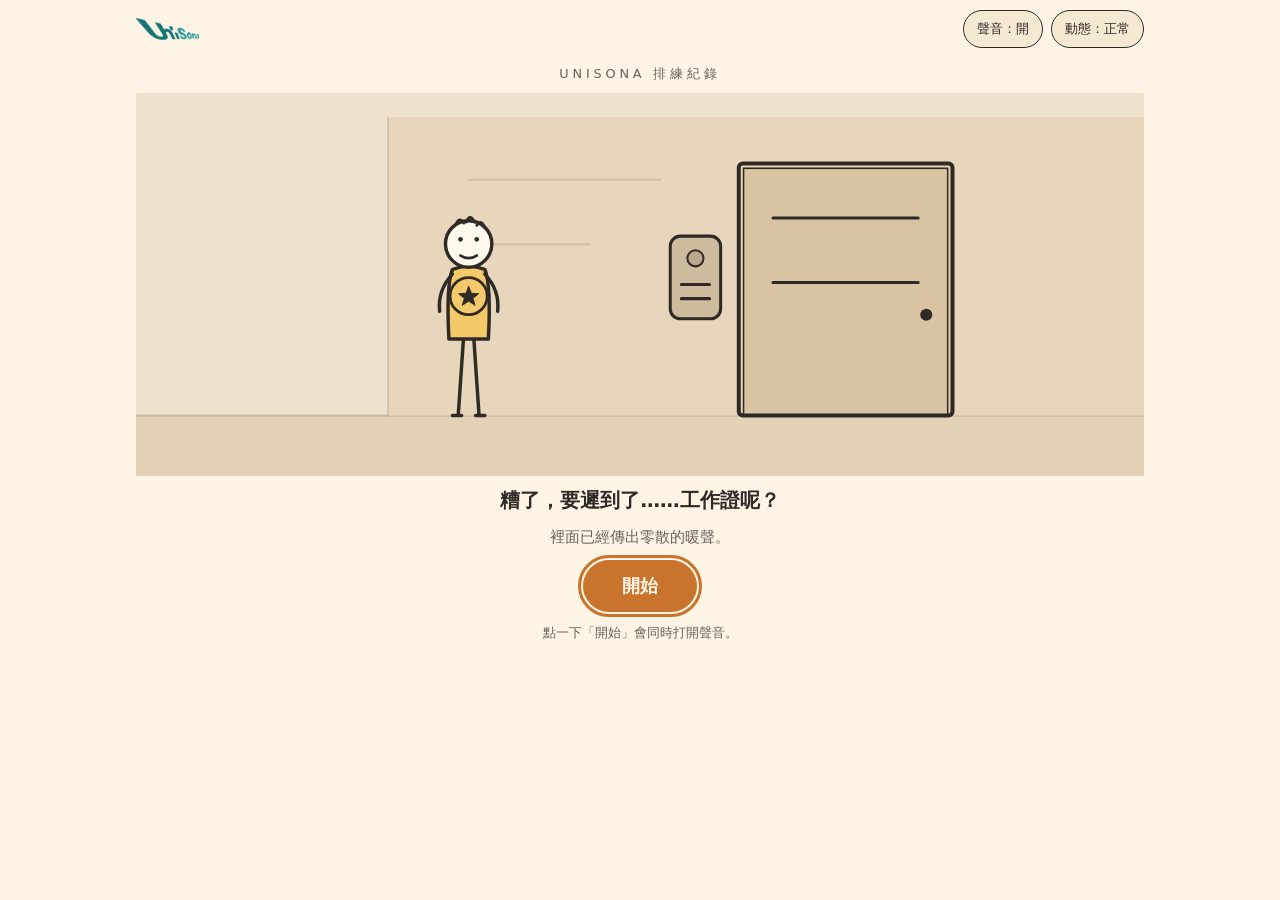
<file: index.html>
﻿<!doctype html>
<html lang="zh-Hant">
<head>
<meta charset="utf-8">
<meta name="viewport" content="width=device-width, initial-scale=1, viewport-fit=cover">
<title>UNISONA 排練紀錄</title>
<meta name="description" content="UNISONA 合唱團的互動排練">
<meta name="theme-color" content="#fdf4e6">
<link rel="icon" href="./favicon-32.png" sizes="32x32" type="image/png">
<link rel="icon" href="./favicon.png" sizes="180x180" type="image/png">
<link rel="apple-touch-icon" href="./favicon.png">
<link rel="stylesheet" href="./styles/main.css">
</head>
<body>
  <div id="app">
    <header id="hud">
      <div id="hud-brand">UNISONA</div>
      <div id="hud-controls"></div>
    </header>

    <main id="scene-root" tabindex="-1"></main>

    <p id="caption" aria-live="polite"></p>
  </div>

  <div id="rotate-layer" hidden>
    <div id="rotate-card">
      <svg id="rotate-icon" viewBox="0 0 120 120" aria-hidden="true" focusable="false">
        <rect class="rotate-phone" x="44" y="18" width="32" height="56" rx="6"/>
        <line class="rotate-speaker" x1="54" y1="26" x2="66" y2="26"/>
        <circle class="rotate-home" cx="60" cy="66" r="2.6"/>
        <path class="rotate-arrow" d="M26 92 A 38 38 0 0 1 94 92"/>
        <path class="rotate-arrow-head" d="M88 84 L96 93 L86 98"/>
      </svg>
      <p id="rotate-text">請把螢幕轉成橫向</p>
      <p id="rotate-sub">這個排練只有橫向版本</p>
      <p id="rotate-tip" hidden>轉了沒反應的話，請先關掉螢幕的旋轉鎖定</p>
    </div>
  </div>

  <div id="resume-layer" hidden>
    <div id="resume-card">
      <p id="resume-text">排練暫停了。</p>
      <button type="button" id="resume-button">繼續</button>
    </div>
  </div>

  <noscript>
    <p style="padding:1.5rem;text-align:center">這個頁面需要開啟 JavaScript 才能遊玩。</p>
  </noscript>

  <script type="module" src="./src/main.js"></script>
</body>
</html>
</file>
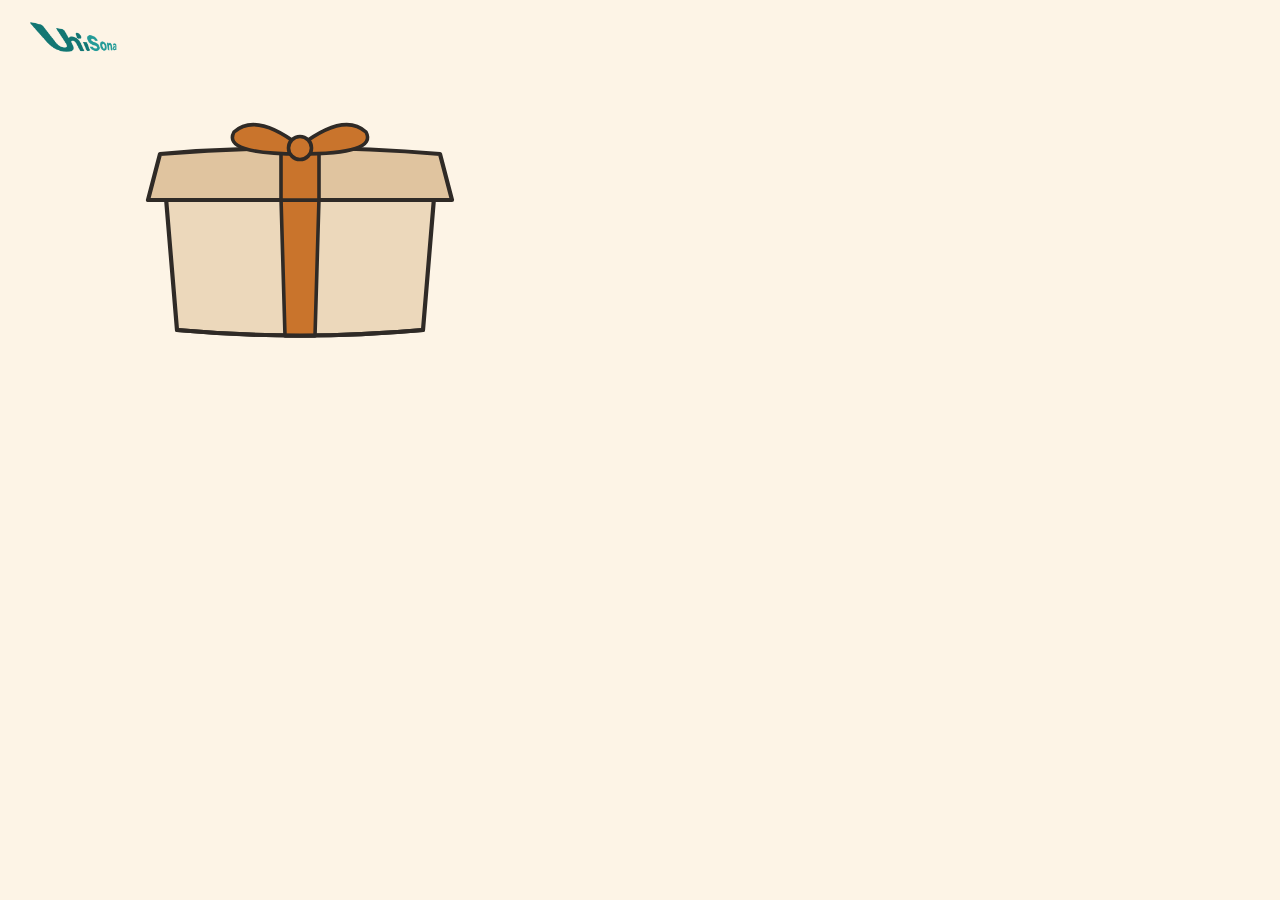
<file: tools/email-cover/cover.html>
﻿<!doctype html>
<html lang="zh-Hant">
<head>
<meta charset="utf-8">
<title>UNISONA 信件封面</title>
<style>
  :root {
    --paper: #fdf4e6;
    --ink: #2f2a26;
    --accent: #c9742c;
    --box: #ecd8bb;
    --lid: #e0c49f;
    --ribbon: #c9742c;
    --muted: #6c6158;
  }
  * { margin: 0; padding: 0; }
  html, body { background: var(--paper); }
  body { width: 600px; height: 380px; overflow: hidden; }
  svg { display: block; width: 600px; height: 380px; }

  .ink { fill: none; stroke: var(--ink); stroke-width: 4; stroke-linecap: round; stroke-linejoin: round; }
  .fill-box { fill: var(--box); stroke: var(--ink); stroke-width: 4.2; stroke-linejoin: round; }
  .fill-lid { fill: var(--lid); stroke: var(--ink); stroke-width: 4.2; stroke-linejoin: round; }
  .ribbon { fill: var(--ribbon); stroke: var(--ink); stroke-width: 3.6; stroke-linejoin: round; }

  .brand {
    font-family: "Noto Sans TC","PingFang TC","Microsoft JhengHei",system-ui,sans-serif;
    font-size: 18px; font-weight: 700; letter-spacing: 0.32em; fill: var(--muted);
  }
  .hint {
    font-family: "Noto Sans TC","PingFang TC","Microsoft JhengHei",system-ui,sans-serif;
    font-size: 27px; font-weight: 700; fill: var(--accent); text-anchor: middle;
  }
</style>
</head>
<body>
<svg viewBox="0 0 600 380" xmlns="http://www.w3.org/2000/svg">
  <defs>
    <radialGradient id="spill">
      <stop offset="0%"   stop-color="#fff0c4" stop-opacity="1"/>
      <stop offset="45%"  stop-color="#f8cd78" stop-opacity="0.6"/>
      <stop offset="100%" stop-color="#f6c66a" stop-opacity="0"/>
    </radialGradient>
  </defs>

  <rect width="600" height="380" fill="var(--paper)"/>
  <!-- 社團 logo。找不到檔案時 onerror 會換回文字，不會變成破圖 -->
  <image id="brand-logo" href="../../assets/logo.png" x="30" y="22" height="30"
         preserveAspectRatio="xMinYMid meet"/>
  <text class="brand" id="brand-text" x="34" y="46" opacity="0">UNISONA</text>

  <!-- 盒縫溢出的暖光（在盒身之下、盒蓋之上，看起來像從裡面透出來） -->
  <ellipse id="glow" cx="300" cy="196" rx="190" ry="104" fill="url(#spill)" opacity="0"/>

  <!-- 盒身（會輕輕晃） -->
  <g id="body">
    <path class="fill-box" d="M166 198 L434 198 L423 330 Q300 341 177 330 Z"/>
    <path id="mouth" d="M166 198 L434 198 L427 216 Q300 226 173 216 Z" fill="#8a7358" stroke="var(--ink)" stroke-width="3.4" stroke-linejoin="round" opacity="0"/>
    <path class="ribbon" d="M281 198 L319 198 L315 336 L285 336 Z"/>
    <path class="ink" d="M177 330 Q300 341 423 330"/>
  </g>

  <!-- 盒蓋（會掀起來） -->
  <g id="lid">
    <path class="fill-lid" d="M148 200 L452 200 L440 154 Q300 142 160 154 Z"/>
    <path class="ribbon" d="M281 148 L319 148 L319 200 L281 200 Z"/>
    <g id="bow">
      <path class="ribbon" d="M300 146 Q256 112 234 132 Q222 154 300 154 Z"/>
      <path class="ribbon" d="M300 146 Q344 112 366 132 Q378 154 300 154 Z"/>
      <circle cx="300" cy="148" r="11.5" fill="var(--ribbon)" stroke="var(--ink)" stroke-width="3.6"/>
    </g>
  </g>

  <!-- 逃出來的音符：畫在盒蓋之上，才看得到 -->
  <g id="notes">
    <g class="note" data-x="250" data-y="186" data-dx="-140" data-lift="34" data-scale="1">
      <ellipse cx="-4" cy="6" rx="6.6" ry="5" transform="rotate(-20 -4 6)" fill="var(--accent)"/>
      <path d="M1.6 5 L1.6 -13 Q8.6 -11.2 10.4 -5.4" fill="none" stroke="var(--accent)" stroke-width="2.8" stroke-linecap="round"/>
    </g>
    <g class="note" data-x="352" data-y="188" data-dx="146" data-lift="28" data-scale="0.86">
      <ellipse cx="-4" cy="6" rx="6.6" ry="5" transform="rotate(-20 -4 6)" fill="var(--accent)"/>
      <path d="M1.6 5 L1.6 -13 Q8.6 -11.2 10.4 -5.4" fill="none" stroke="var(--accent)" stroke-width="2.8" stroke-linecap="round"/>
    </g>
    <g class="note" data-x="330" data-y="180" data-dx="118" data-lift="74" data-scale="0.72">
      <ellipse cx="-4" cy="6" rx="6.6" ry="5" transform="rotate(-20 -4 6)" fill="var(--accent)"/>
      <path d="M1.6 5 L1.6 -13 Q8.6 -11.2 10.4 -5.4" fill="none" stroke="var(--accent)" stroke-width="2.8" stroke-linecap="round"/>
    </g>
  </g>

  <text class="hint" id="hint" x="300" y="364" opacity="0">點開看看</text>
</svg>

<script>
  // 由 tools/make-email-cover.py 逐格呼叫，不會在信件裡執行
  const lid = document.getElementById('lid');
  const body = document.getElementById('body');
  const glow = document.getElementById('glow');
  const hint = document.getElementById('hint');
  const noteEls = [...document.querySelectorAll('.note')];

  const ease = (x) => x * x * (3 - 2 * x);
  const clamp01 = (x) => Math.max(0, Math.min(1, x));

  // 沒有 logo 檔就退回文字
  const brandLogo = document.getElementById('brand-logo');
  brandLogo.addEventListener('error', () => {
    brandLogo.setAttribute('opacity', '0');
    document.getElementById('brand-text').setAttribute('opacity', '1');
  });

  window.setFrame = function (t) {
    // 前段：盒子用力晃，像裡面有東西想出來。
    // 幅度要夠大，不然在信件裡縮小之後看不出來。
    const wiggle = t < 0.30 ? Math.sin(t * Math.PI * 15) * (1 - t / 0.30) : 0;
    const shake = `rotate(${(wiggle * 6).toFixed(3)} 300 336) `
      + `translate(0 ${(-Math.abs(wiggle) * 9).toFixed(2)})`;
    body.setAttribute('transform', shake);

    // 掀蓋：0.32 開始，0.66 全開，之後慢慢闔回去，t=1 回到起點
    let open = 0;
    if (t >= 0.32 && t < 0.66) open = ease(clamp01((t - 0.32) / 0.34));
    else if (t >= 0.66) open = 1 - ease(clamp01((t - 0.66) / 0.34));

    // 蓋子要跟著身體一起晃，否則晃動時盒蓋會脫節
    lid.setAttribute('transform',
      shake
      + ` translate(${(-open * 16).toFixed(2)} ${(-open * 58).toFixed(2)}) `
      + `rotate(${(-open * 9).toFixed(2)} 300 180)`);

    glow.setAttribute('opacity', (open * 0.92).toFixed(3));
    document.getElementById('mouth').setAttribute('opacity', (open * 0.9).toFixed(3));

    noteEls.forEach((n) => {
      const x = +n.dataset.x, y = +n.dataset.y;
      const dx = +n.dataset.dx, lift = +n.dataset.lift, sc = +n.dataset.scale;
      const p = clamp01((open - 0.15) / 0.85);
      const s = (0.95 + p * 0.8) * sc;
      n.setAttribute('transform',
        `translate(${(x + dx * p).toFixed(1)} ${(y - lift * p).toFixed(1)}) `
        + `scale(${s.toFixed(3)}) rotate(${(Math.sign(dx) * p * 14).toFixed(1)})`);
      // 飄到最高點時淡出，像聲音散掉
      const fade = p < 0.1 ? 0 : Math.min(1, (p - 0.1) / 0.22) * (1 - Math.max(0, (p - 0.88) / 0.12) * 0.45);
      n.setAttribute('opacity', fade.toFixed(3));
    });

    hint.setAttribute('opacity', (ease(clamp01((t - 0.34) / 0.16)) * 0.95).toFixed(3));
  };

  window.setFrame(0);
</script>
</body>
</html>
</file>
<file: styles/main.css>
﻿/* UNISONA 生日互動小遊戲 */

:root {
  --paper: #fdf4e6;
  --paper-2: #f6e9d4;
  --ink: #2f2a26;
  --ink-soft: #6c6158;
  --accent: #c9742c;
  --accent-soft: #f0d2a8;
  --warm: #f6c66a;
  --ok: #5f9a62;
  --line: rgba(47, 42, 38, 0.18);
  --sing: #ffd98a;
  --radius: 14px;
  --font: "Noto Sans TC", "PingFang TC", "Microsoft JhengHei", system-ui, -apple-system, sans-serif;
}

* { box-sizing: border-box; }

html, body {
  margin: 0;
  padding: 0;
  background: var(--paper);
  color: var(--ink);
  font-family: var(--font);
  -webkit-text-size-adjust: 100%;
}

body {
  min-height: 100dvh;
  overflow-x: hidden;
}

#app {
  max-width: 1040px;
  margin: 0 auto;
  padding: 0 16px 40px;
  display: flex;
  flex-direction: column;
  gap: 10px;
}

/* ---------------- HUD ---------------- */
#hud {
  position: sticky;
  top: 0;
  z-index: 20;
  display: flex;
  align-items: center;
  justify-content: space-between;
  gap: 12px;
  padding: 10px 0 8px;
  background: linear-gradient(to bottom, var(--paper) 72%, rgba(253, 244, 230, 0));
}

#hud-brand {
  font-weight: 700;
  letter-spacing: 0.22em;
  font-size: 0.92rem;
  color: var(--ink-soft);
}

#hud-brand.has-logo { display: flex; align-items: center; }
.brand-logo {
  height: 22px;
  width: auto;
  display: block;
}

#hud-controls { display: flex; gap: 8px; }

/* ---------------- 按鈕 ---------------- */
.btn {
  font: inherit;
  font-size: 0.95rem;
  border: 1.5px solid var(--ink);
  background: var(--paper-2);
  color: var(--ink);
  border-radius: 999px;
  padding: 9px 18px;
  cursor: pointer;
  transition: transform 0.12s ease, background 0.18s ease, opacity 0.18s ease;
  min-height: 44px;
}

.btn:hover:not(:disabled) { background: var(--accent-soft); }
.btn:active:not(:disabled) { transform: translateY(1px); }
.btn:disabled { opacity: 0.4; cursor: default; }

.btn:focus-visible {
  outline: 3px solid var(--accent);
  outline-offset: 2px;
}

.btn-primary {
  background: var(--accent);
  border-color: var(--accent);
  color: #fff8ec;
  font-weight: 600;
}
.btn-primary:hover:not(:disabled) { background: #b36524; }

.btn-big { font-size: 1.1rem; padding: 13px 38px; }

.btn-hud { font-size: 0.82rem; padding: 7px 13px; min-height: 38px; }

.btn.active { background: var(--accent-soft); }

/* ---------------- 版面 ---------------- */
#scene-root {
  display: flex;
  align-items: center;
  justify-content: center;
  min-height: 64vh;
}

.scene {
  width: 100%;
  display: flex;
  flex-direction: column;
  align-items: center;
  gap: 10px;
  animation: fade-in 0.4s ease both;
}

@keyframes fade-in { from { opacity: 0; } to { opacity: 1; } }

.kicker {
  margin: 0;
  font-size: 0.8rem;
  letter-spacing: 0.3em;
  color: var(--ink-soft);
}

.prompt {
  margin: 0;
  font-size: 1.22rem;
  font-weight: 600;
  text-align: center;
  line-height: 1.5;
}

.sub, .fineprint {
  margin: 0;
  text-align: center;
  color: var(--ink-soft);
  font-size: 0.95rem;
  line-height: 1.6;
}

.fineprint { font-size: 0.82rem; }

.actions, .controls {
  display: flex;
  flex-wrap: wrap;
  gap: 10px;
  justify-content: center;
}

#caption {
  margin: 0;
  min-height: 1.6em;
  text-align: center;
  font-size: 1.05rem;
  color: var(--accent);
  opacity: 0;
  transition: opacity 0.3s ease;
}
#caption.shown { opacity: 1; }

.stage-holder {
  width: 100%;
  display: flex;
  justify-content: center;
}

/* 畫圖的關卡把場景縮小，讓繪圖區與按鈕留在畫面內 */
.scene-badge .door-scene { max-height: 30vh; }
.scene-stand .stage { max-height: 34vh; }
.scene-rehearsal .stage { max-height: 46vh; }
.scene-finale .stage { max-height: 76vh; }

/* ---------------- 繪圖區 ---------------- */
.pad {
  width: 100%;
  max-width: 560px;
  display: flex;
  flex-direction: column;
  gap: 10px;
  transition: opacity 0.35s ease, transform 0.35s ease;
}

.pad.leaving { opacity: 0; transform: translateY(14px); }

.pad-frame {
  position: relative;
  width: 100%;
  aspect-ratio: 3 / 2;
  background: #fffdf7;
  border: 2px solid var(--ink);
  border-radius: var(--radius);
  box-shadow: 0 4px 0 rgba(47, 42, 38, 0.12);
  overflow: hidden;
}

.pad-canvas {
  position: absolute;
  inset: 0;
  width: 100%;
  height: 100%;
  touch-action: none;
  cursor: crosshair;
  display: block;
}

.pad-actions {
  display: flex;
  align-items: center;
  gap: 10px;
  flex-wrap: wrap;
  justify-content: center;
}

.pad-status {
  margin: 0;
  font-size: 0.88rem;
  color: var(--ink-soft);
  flex-basis: 100%;
  text-align: center;
  min-height: 1.2em;
}

/* ---------------- 共用 SVG 筆觸 ---------------- */
.door-scene, .stage {
  width: 100%;
  height: auto;
  display: block;
}

.ink {
  fill: none;
  stroke: var(--ink);
  stroke-width: 3;
  stroke-linecap: round;
  stroke-linejoin: round;
}

.torso {
  fill: var(--tint, #f3e4cd);
  stroke: var(--ink);
  stroke-width: 3;
  stroke-linejoin: round;
}

.head {
  fill: #fff8ec;
  stroke: var(--ink);
  stroke-width: 3;
}

.eye { fill: var(--ink); }

.mouth-closed { stroke-width: 2.4; }
.mouth-open { fill: var(--ink); opacity: 0; }

.hair { stroke-width: 2.4; }

/* ---------------- 門 ---------------- */
.night { fill: #efe2cc; }
.ground { fill: #e3d2b6; }
.floor-line { fill: none; stroke: var(--line); stroke-width: 2; }
.wall { fill: #e7d6bb; }
.wall-seam { fill: none; stroke: rgba(47, 42, 38, 0.13); stroke-width: 2; stroke-linecap: round; }
.inside-glow { fill: var(--warm); }
.door-frame { fill: none; stroke: var(--ink); stroke-width: 4; }
.door-leaf { fill: #d8c3a2; stroke: var(--ink); stroke-width: 3; }
.door-knob { fill: var(--ink); }

.door-panel { transition: transform 0.9s cubic-bezier(0.4, 0, 0.2, 1); }
.door-panel.open { transform: translateX(206px); }

.scanner-body { fill: #cdbb9e; stroke: var(--ink); stroke-width: 3; }
.scanner-light { fill: #b9a98f; stroke: var(--ink); stroke-width: 2; }
.scanner.busy .scanner-light { fill: var(--accent); animation: blink 0.4s steps(2) infinite; }
.scanner.ok .scanner-light { fill: var(--ok); }

@keyframes blink { 50% { opacity: 0.35; } }

.door-hero {
  transform: translate(330px, 320px) scale(1.15);
  transition: transform 1s cubic-bezier(0.3, 0.7, 0.3, 1), opacity 0.6s ease;
}
.door-hero.gone { opacity: 0; }
.door-hero.running .person-inner { animation: run-bob 0.42s ease-in-out infinite; }
.door-hero.offering .id-card { transform: translate(6px, -26px) rotate(10deg); }
.door-hero .id-card { transition: transform 0.5s ease; }

@keyframes run-bob {
  0%, 100% { transform: translateY(0) rotate(-2deg); }
  50% { transform: translateY(-7px) rotate(2deg); }
}

/* ---------------- 舞台 ---------------- */
.stage { touch-action: manipulation; }
.stage.interactive { touch-action: none; }

.floor { fill: #e8d7bb; }
.warm-glow {
  fill: url(#u-warm);
  opacity: 0;
  transition: opacity 1.4s ease;
  pointer-events: none;
}
.stage.warm .warm-glow { opacity: 1; }

/* 團員 */
.person {
  transition: transform 0.45s cubic-bezier(0.3, 0.8, 0.3, 1), opacity 0.5s ease;
  cursor: grab;
}
.person.no-anim { transition: none; }
.person.hidden { opacity: 0; pointer-events: none; }
.person.entering { opacity: 0; }
.person.dragging { transition: none; cursor: grabbing; }
.person.dragging .person-inner { transform: scale(1.05); }
.person:focus { outline: none; }
.person:focus-visible .person-glow { opacity: 1; fill: url(#u-select); }

.person-hit { fill: transparent; }

.person-inner { transition: transform 0.2s ease-out; }

.person-glow {
  fill: url(#u-glow);
  opacity: 0;
  transition: opacity 0.16s ease;
}

.person.sing .person-glow { opacity: 1; }
.person.sing .mouth-open { opacity: 1; }
.person.sing .mouth-closed { opacity: 0; }
.person.sing .person-inner { transform: translateY(-8px); }

.person.selected .person-glow { opacity: 1; fill: url(#u-select); }
.person.selected .name-chip rect { fill: var(--accent); }
.person.selected .name-chip-text { fill: #fff8ec; }

/* 手繪三張全身圖的切換。
   結尾那一刻是「邊唱邊舉牌」，所以 holding-sign 的優先度最高，
   sign.png 本身就要畫成雙手舉起＋張嘴。 */
/* 姿勢之間是硬切，不做淡入淡出：
   嘴巴跟著節拍開合時，硬切比較俐落，也不會出現兩張圖疊在一起的殘影。 */
.pose { opacity: 0; }
.person .pose-normal { opacity: 1; }
.person.sing .pose-normal { opacity: 0; }
.person.sing .pose-sing { opacity: 1; }
.person.holding-sign .pose-normal,
.person.holding-sign .pose-sing { opacity: 0; }
.person.holding-sign .pose-sign { opacity: 1; }

/* 身體換成圖片之後，SVG 的嘴與手臂就不存在了，也不需要這些規則 */
.person.drawn .mouth,
.person.drawn .arms { display: none; }

.letter-sign-art { pointer-events: none; }

.conductor-art-smile { opacity: 0; transition: opacity 0.3s ease; }
.conductor.smiling .conductor-art-smile { opacity: 1; }
.conductor.smiling .conductor-art-plain { opacity: 0; }
.conductor-art-plain { transition: opacity 0.3s ease; }

.person.resting .rest-mark { opacity: 1; transform: translateY(-4px); }
.person.resting .person-inner { transform: translateY(-3px); }

.person.glance .person-inner { transform: rotate(-4deg); }
.person.glance:nth-of-type(even) .person-inner { transform: rotate(4deg); }
.person.ready .person-inner { transform: translateY(-2px); }

.emblem-bg {
  fill: var(--tint, #f3e4cd);
  stroke: var(--ink);
  stroke-width: 2.4;
}
.emblem { color: var(--ink); }

.name-chip rect {
  fill: #fff8ec;
  stroke: var(--ink);
  stroke-width: 2.2;
  transition: fill 0.2s ease;
}
.name-chip-text {
  fill: var(--ink);
  font-family: var(--font);
  font-size: 23px;
  font-weight: 700;
  text-anchor: middle;
  transition: fill 0.2s ease;
}

.rest-mark {
  opacity: 0;
  color: var(--ink);
  transition: opacity 0.18s ease, transform 0.18s ease;
}
.rest-bg { fill: #fff8ec; stroke: var(--ink); stroke-width: 2.2; }

.id-card-bg { fill: #fffdf7; }
.id-card-edge { fill: none; stroke: var(--ink); stroke-width: 2.4; }
.lanyard { stroke-width: 2; }

.sheet-bg { fill: #fffdf7; stroke: var(--ink); stroke-width: 2.4; }
.sheet { transition: opacity 0.4s ease; }
.sheet.hidden { opacity: 0; }

/* 譜架（玩家畫的） */
.stand { transition: opacity 0.45s ease, transform 0.45s ease; }
.stand.hidden { opacity: 0; transform: translateY(12px); }
.stand.target image { filter: drop-shadow(0 0 7px var(--accent)); }

/* 指揮 */
.conductor { transition: opacity 0.6s ease; }
.conductor.hidden { opacity: 0; }
.conductor-torso { fill: #d9cbe4; stroke: var(--ink); stroke-width: 3; }
.baton { fill: none; stroke: var(--ink); stroke-width: 2.4; stroke-linecap: round; }
.baton-tip { fill: var(--accent); }
.conductor-mouth { stroke-width: 2.4; transition: d 0.3s ease; }

/* 舉牌 */
.letter-sign {
  opacity: 0;
  transform: translateY(26px);
  transition: opacity 0.35s ease, transform 0.45s cubic-bezier(0.25, 1.3, 0.4, 1);
}
.letter-sign-bg { fill: #fffdf7; stroke: var(--ink); stroke-width: 3; }
.letter-sign-text {
  fill: var(--ink);
  font-family: var(--font);
  font-size: 34px;
  font-weight: 800;
  letter-spacing: 0.04em;
  text-anchor: middle;
}
.person .arms-up { opacity: 0; }
.person.holding-sign .arms-up { opacity: 1; }
.person.holding-sign .arms-down { opacity: 0; }
.person.holding-sign .letter-sign { opacity: 1; transform: translateY(0); }

/* HAPPY BIRTHDAY */
.greeting-trail {
  stroke: var(--accent);
  stroke-width: 3;
  stroke-linecap: round;
  opacity: 0.5;
}
.greeting-letter {
  fill: var(--accent);
  font-family: var(--font);
  font-size: 40px;
  font-weight: 800;
  letter-spacing: 0.02em;
  text-anchor: middle;
  opacity: 0;
  transition: opacity 0.35s ease;
}
.greeting-letter.shown { opacity: 1; }
.greeting-tip { fill: var(--accent); opacity: 0; }

/* 音符彩帶 */
.confetti {
  color: var(--accent);
  opacity: 0.75;
  animation: drift var(--dur, 6s) linear var(--delay, 0s) forwards;
}
@keyframes drift {
  from { transform: translateY(0) rotate(0deg); opacity: 0; }
  12% { opacity: 0.8; }
  to { transform: translateY(740px) rotate(140deg); opacity: 0; }
}

/* ---------------- 站位列（手機與鍵盤的替代操作） ---------------- */
.order-strip {
  list-style: none;
  margin: 2px 0 0;
  padding: 0;
  display: flex;
  gap: 6px;
  justify-content: center;
  flex-wrap: nowrap;
  width: 100%;
  max-width: 620px;
}

.order-strip li { flex: 1 1 0; min-width: 0; }

.slot-btn {
  font: inherit;
  width: 100%;
  min-height: 60px;
  display: flex;
  flex-direction: column;
  align-items: center;
  gap: 2px;
  padding: 6px 2px;
  background: #fffdf7;
  border: 2px solid var(--ink);
  border-radius: 12px;
  cursor: pointer;
  transition: background 0.18s ease, transform 0.12s ease;
}

.slot-btn:hover:not(:disabled) { background: var(--accent-soft); }
.slot-btn:disabled { opacity: 0.55; cursor: default; }
.slot-btn:focus-visible { outline: 3px solid var(--accent); outline-offset: 2px; }
.slot-btn.selected { background: var(--accent); border-color: var(--accent); }
.slot-btn.selected .slot-label { color: #fff8ec; }
.slot-btn.selected .symbol-chip { color: #fff8ec; }
.slot-btn.selected .symbol-chip-bg { fill: rgba(255, 248, 236, 0.22); stroke: #fff8ec; }

.slot-label { font-size: 0.95rem; font-weight: 700; line-height: 1; }

/* ---------------- 便條 ---------------- */
.clue-panel {
  width: 100%;
  max-width: 860px;
}

.panel-title {
  margin: 4px 0 10px;
  font-size: 0.82rem;
  letter-spacing: 0.26em;
  color: var(--ink-soft);
  text-align: center;
  font-weight: 600;
}

.clue-list {
  list-style: none;
  margin: 0;
  padding: 0;
  display: grid;
  gap: 10px;
  grid-template-columns: repeat(auto-fit, minmax(250px, 1fr));
}

.clue {
  position: relative;
  display: flex;
  align-items: center;
  gap: 10px;
  padding: 12px 34px 12px 12px;
  background: #fffdf7;
  border: 2px solid var(--ink);
  border-radius: 12px;
  box-shadow: 0 3px 0 rgba(47, 42, 38, 0.1);
  transition: background 0.25s ease, border-color 0.25s ease;
}

.clue.ok { background: #f1f7ee; border-color: var(--ok); }
.clue.focus { border-color: var(--accent); background: #fdf0de; }

.clue-icons { display: flex; gap: 4px; flex: 0 0 auto; }

.clue-text {
  margin: 0;
  font-size: 0.95rem;
  line-height: 1.5;
}

.clue-mark {
  position: absolute;
  right: 12px;
  top: 50%;
  transform: translateY(-50%);
  width: 16px;
  height: 16px;
  border: 2px solid var(--line);
  border-radius: 50%;
}
.clue.ok .clue-mark { border-color: var(--ok); background: var(--ok); }

.symbol-chip { color: var(--ink); display: block; }
.symbol-chip-bg { fill: var(--paper-2); stroke: var(--ink); stroke-width: 2; }

/* ---------------- 結尾 ---------------- */
.finale-controls { opacity: 0; transition: opacity 0.6s ease; }
.finale-controls.shown { opacity: 1; }

/* ---------------- 直向提示 ----------------
   網頁沒辦法真的強制轉向，所以直向時蓋一層，擋到使用者轉過來為止。 */
#rotate-layer {
  position: fixed;
  inset: 0;
  z-index: 60;
  display: grid;
  place-items: center;
  padding: 24px;
  background: var(--paper);
}
#rotate-layer[hidden] { display: none; }

#rotate-card {
  text-align: center;
  display: flex;
  flex-direction: column;
  align-items: center;
  gap: 14px;
  max-width: 320px;
}

#rotate-icon { width: 128px; height: 128px; }
.rotate-phone {
  fill: #fffdf7;
  stroke: var(--ink);
  stroke-width: 4;
  transform-origin: 60px 46px;
  animation: turn-phone 2.6s ease-in-out infinite;
}
.rotate-speaker { stroke: var(--ink); stroke-width: 3; stroke-linecap: round;
  transform-origin: 60px 46px; animation: turn-phone 2.6s ease-in-out infinite; }
.rotate-home { fill: var(--ink);
  transform-origin: 60px 46px; animation: turn-phone 2.6s ease-in-out infinite; }
.rotate-arrow, .rotate-arrow-head {
  fill: none; stroke: var(--accent); stroke-width: 5;
  stroke-linecap: round; stroke-linejoin: round;
}

@keyframes turn-phone {
  0%, 22% { transform: rotate(0deg); }
  48%, 78% { transform: rotate(-90deg); }
  100% { transform: rotate(0deg); }
}

#rotate-text {
  margin: 0;
  font-size: 1.25rem;
  font-weight: 700;
}
#rotate-sub {
  margin: 0;
  color: var(--ink-soft);
  font-size: 0.95rem;
}
#rotate-tip {
  margin: 6px 0 0;
  font-size: 0.84rem;
  color: var(--accent);
  line-height: 1.6;
}
#rotate-tip[hidden] { display: none; }

body.blocked { overflow: hidden; }

/* ---------------- 暫停遮罩 ---------------- */
#resume-layer {
  position: fixed;
  inset: 0;
  z-index: 50;
  display: grid;
  place-items: center;
  background: rgba(47, 42, 38, 0.45);
  backdrop-filter: blur(2px);
}
#resume-layer[hidden] { display: none; }

#resume-card {
  background: var(--paper);
  border: 2px solid var(--ink);
  border-radius: var(--radius);
  padding: 24px 28px;
  text-align: center;
  display: flex;
  flex-direction: column;
  gap: 14px;
  box-shadow: 0 8px 0 rgba(47, 42, 38, 0.2);
}
#resume-text { margin: 0; font-size: 1.05rem; }

/* ---------------- 減少動態 ---------------- */
body.reduced * {
  animation: none !important;
  transition-duration: 0.01ms !important;
}
body.reduced .person.sing .person-inner,
body.reduced .person.resting .person-inner,
body.reduced .person.glance .person-inner { transform: none; }
body.reduced .confetti { display: none; }

@media (prefers-reduced-motion: reduce) {
  * { animation-duration: 0.01ms !important; transition-duration: 0.01ms !important; }
}

/* ---------------- 橫向但很扁的畫面（手機橫放）----------------
   遊戲只做橫向，所以這裡要把版面排成左右兩欄，不要上下捲。 */
@media (orientation: landscape) and (max-height: 560px) {
  /* 整頁鎖在一個畫面裡，要捲的只有便條那一塊 */
  html, body { height: 100%; overflow: hidden; }
  #app {
    height: 100vh;
    height: 100dvh;
    padding: 0 12px 6px;
    gap: 2px;
    overflow: hidden;
  }
  #hud { padding: 4px 0 2px; }
  #hud-brand { font-size: 0.78rem; }
  .btn-hud { font-size: 0.72rem; padding: 5px 10px; min-height: 32px; }
  #scene-root { flex: 1; min-height: 0; align-items: stretch; }
  #caption { min-height: 1.25em; font-size: 0.84rem; }

  .scene { height: 100%; min-height: 0; gap: 4px; }
  .prompt { font-size: 0.95rem; }
  .sub { font-size: 0.78rem; }
  .btn { font-size: 0.8rem; padding: 5px 11px; min-height: 36px; }
  .kicker { font-size: 0.68rem; }

  /* 畫圖的兩關：左邊場景、右邊畫布 */
  .scene-badge, .scene-stand {
    display: grid;
    grid-template-columns: 1fr 1fr;
    grid-template-rows: auto minmax(0, 1fr);
    column-gap: 16px;
    row-gap: 4px;
    align-items: center;
    justify-items: center;
  }
  .scene-badge > .door-scene,
  .scene-stand > .stage-holder { grid-column: 1; grid-row: 1 / -1; align-self: center; }
  .scene-badge > .prompt, .scene-stand > .prompt { grid-column: 2; grid-row: 1; align-self: end; }
  .scene-badge > .sub, .scene-stand > .sub { display: none; }
  .scene-badge > .pad, .scene-stand > .pad { grid-column: 2; grid-row: 2; align-self: start; }

  .scene-badge .door-scene { max-height: 86vh; }
  .scene-stand .stage { max-height: 86vh; }
  .pad { max-width: 100%; gap: 5px; }
  .pad-frame {
    width: auto;
    height: 46vh;
    max-width: 100%;
    box-shadow: 0 2px 0 rgba(47, 42, 38, 0.12);
    border-radius: 10px;
  }
  .pad-status { flex-basis: auto; min-height: 0; font-size: 0.76rem; }

  /* 排練：左邊整個舞台，右邊控制、站位列、便條 */
  .scene-rehearsal {
    display: grid;
    grid-template-columns: 1.3fr 1fr;
    grid-template-rows: auto auto minmax(0, 1fr);
    column-gap: 14px;
    row-gap: 4px;
  }
  .scene-rehearsal > .stage-holder {
    grid-column: 1; grid-row: 1 / -1; align-self: center; min-height: 0;
  }
  .scene-rehearsal > .prompt,
  .scene-rehearsal > .sub { display: none; }
  .scene-rehearsal > .controls { grid-column: 2; grid-row: 1; gap: 6px; }
  .scene-rehearsal > .order-strip { grid-column: 2; grid-row: 2; max-width: 100%; }
  .scene-rehearsal > .clue-panel {
    grid-column: 2;
    grid-row: 3;
    min-height: 0;
    overflow-y: auto;
    -webkit-overflow-scrolling: touch;
  }
  .scene-rehearsal .stage { max-height: 86vh; }
  .scene-rehearsal .clue-list { grid-template-columns: 1fr; gap: 5px; }
  .scene-rehearsal .clue { padding: 6px 24px 6px 7px; gap: 6px; border-radius: 10px; }
  .scene-rehearsal .clue-text { font-size: 0.74rem; line-height: 1.4; }
  .scene-rehearsal .clue-icons .symbol-chip { width: 22px; height: 22px; }
  .scene-rehearsal .panel-title { margin: 0 0 3px; font-size: 0.66rem; letter-spacing: 0.18em; }
  .scene-rehearsal .slot-btn { min-height: 40px; padding: 2px 0; gap: 0; border-radius: 9px; }
  .scene-rehearsal .slot-label { font-size: 0.72rem; }
  .scene-rehearsal .slot-btn .symbol-chip { width: 19px; height: 19px; }

  .scene-finale { justify-content: center; }
  .scene-finale .stage { max-height: 88vh; }
  .scene-intro { justify-content: center; gap: 3px; }
  .scene-intro .door-scene { max-height: 38vh; }
  .scene-intro .fineprint { font-size: 0.7rem; }
}

/* ---------------- 手機 ---------------- */
@media (max-width: 700px) {
  #app { padding: 0 12px 32px; gap: 8px; }
  .prompt { font-size: 1.06rem; }
  .sub { font-size: 0.88rem; }
  .btn { font-size: 0.88rem; padding: 8px 14px; }
  .btn-big { font-size: 1rem; padding: 12px 30px; }
  .clue-list { grid-template-columns: 1fr; }
  .clue-text { font-size: 0.9rem; }
  #caption { font-size: 0.96rem; }
  .order-strip { gap: 4px; }
  .slot-btn { min-height: 56px; padding: 5px 0; border-radius: 10px; }
  .slot-label { font-size: 0.85rem; }
  .scene-rehearsal .stage { max-height: 40vh; }
  .scene-stand .stage { max-height: 30vh; }
  .scene-finale .stage { max-height: 60vh; }
  #scene-root { min-height: 56vh; }
}
</file>
